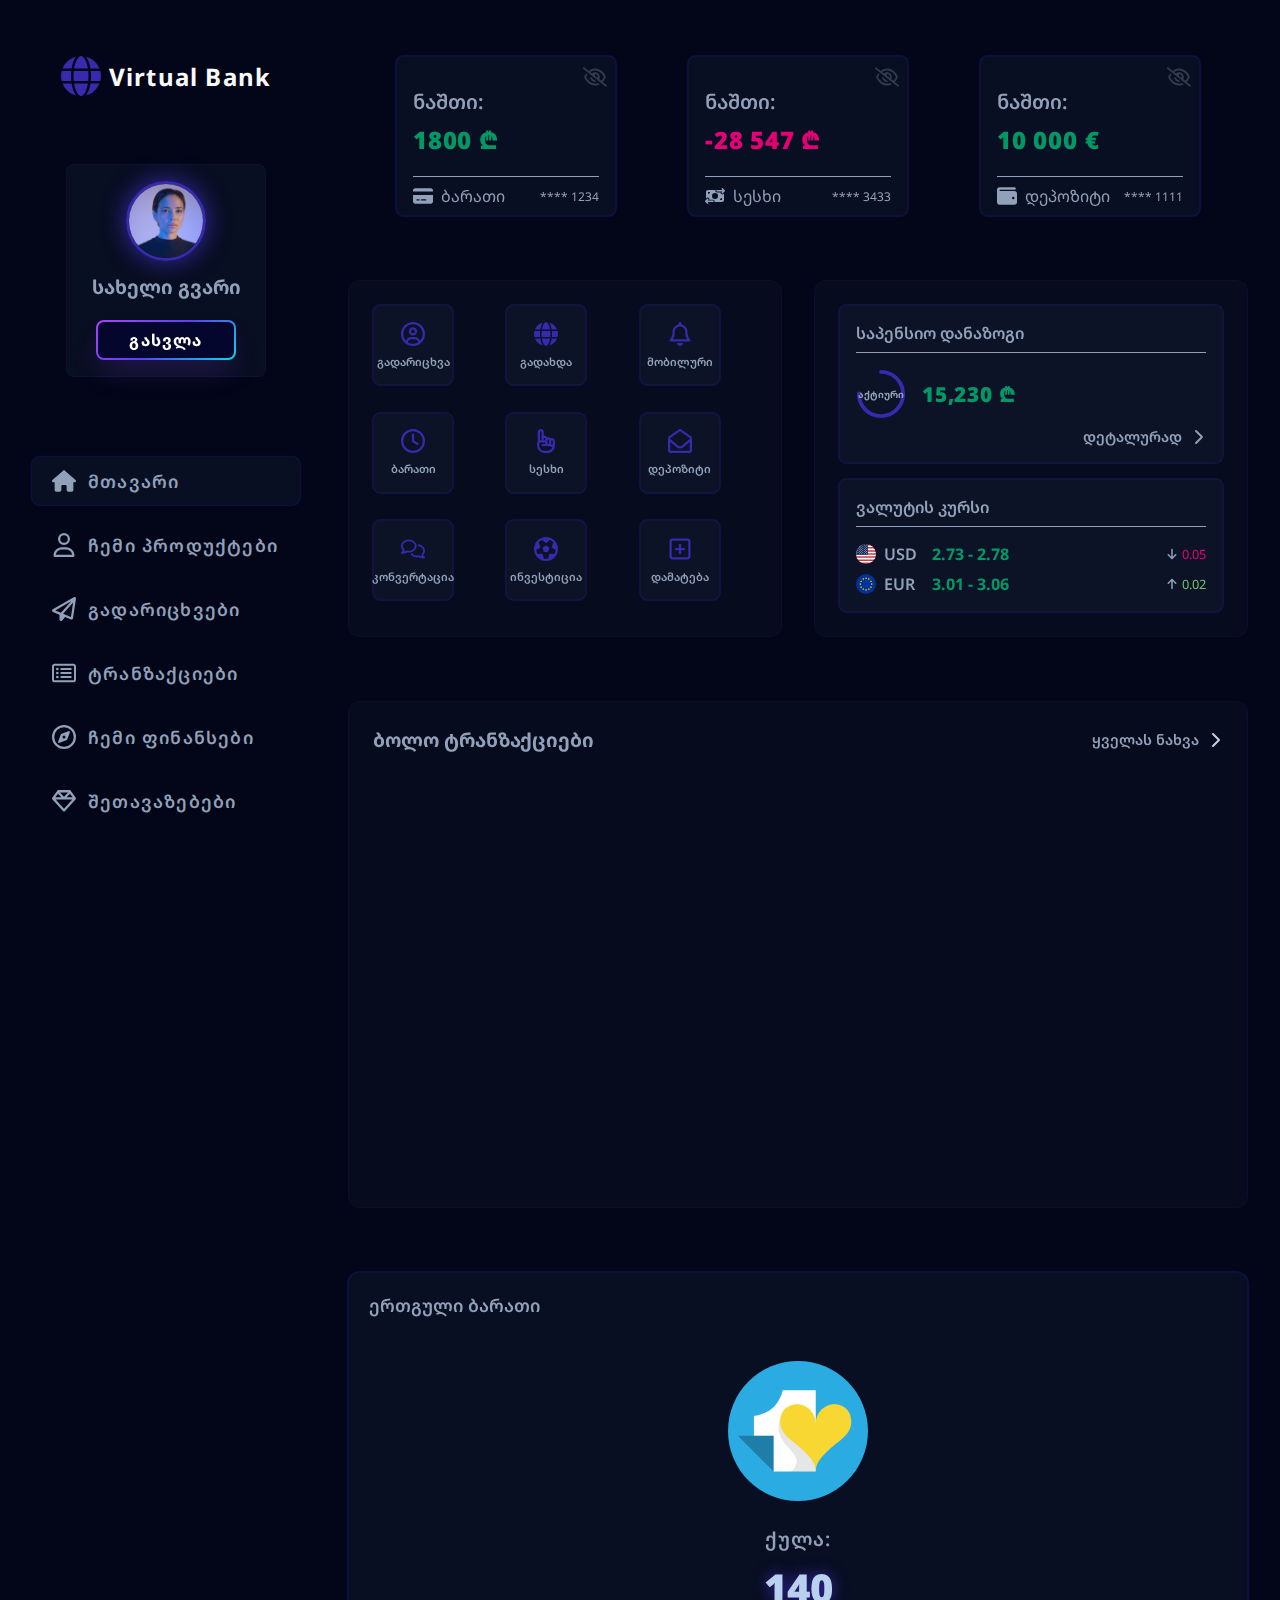
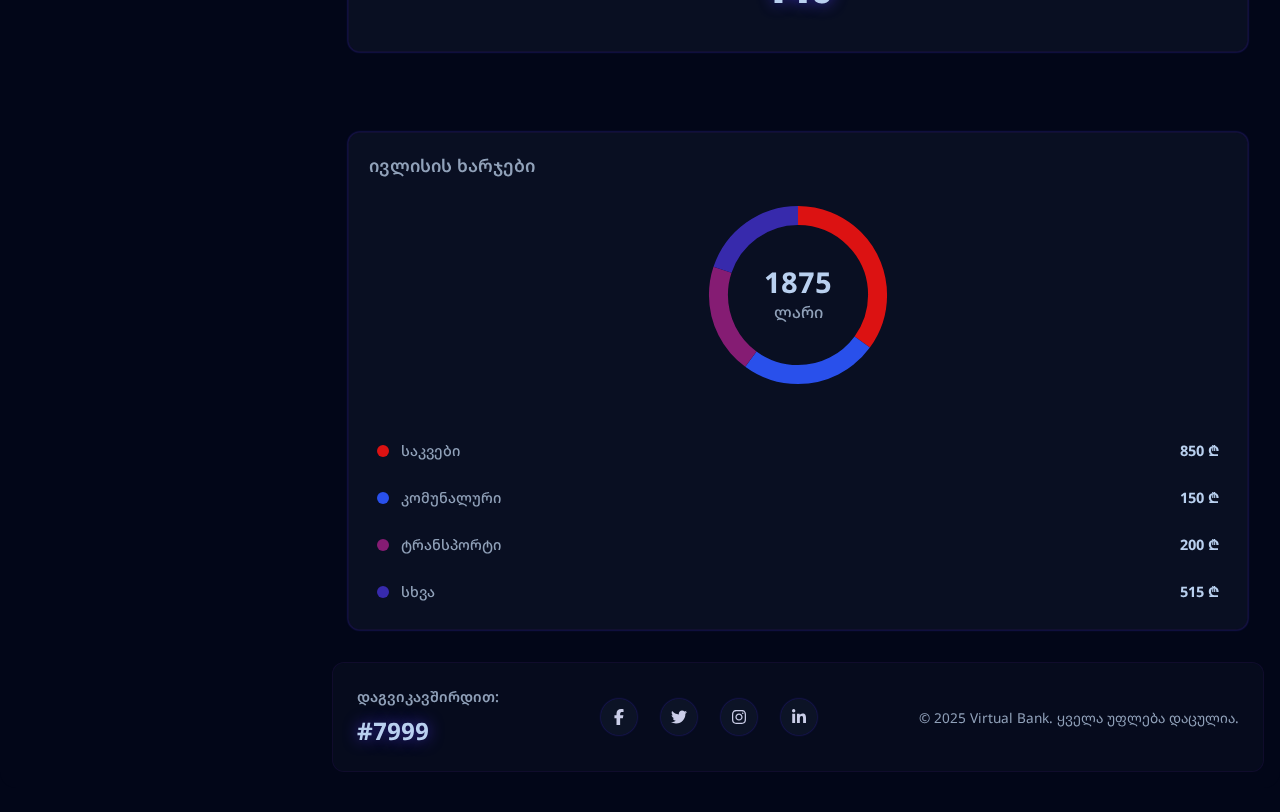
<file: index.html>
<!DOCTYPE html>
<html lang="ka">
  <head>
    <meta charset="UTF-8" />
    <meta name="viewport" content="width=device-width, initial-scale=1.0" />

    <!-- Primary SEO Meta Tags -->
    <meta
      name="description"
      content="Virtual Bank - თანამედროვე ინტერნეტ ბანკი პირადი ფინანსების მართვისთვის. გადარიცხვები, გადახდები, ტრანზაქციების ისტორია და მეტი." />
    <meta
      name="keywords"
      content="ინტერნეტ ბანკი, ონლაინ ბანკინგი, გადარიცხვები, ფინანსების მართვა, Virtual Bank, საბანკო სერვისები" />
    <meta name="author" content="Virtual Bank" />

    <!-- Open Graph / Facebook Meta Tags -->
    <meta property="og:type" content="website" />
    <meta property="og:url" content="https://virtualbank.github/" />
    <meta
      property="og:title"
      content="Virtual Bank - თქვენი ფინანსების მართვის პლატფორმა" />
    <meta
      property="og:description"
      content="თანამედროვე ინტერნეტ ბანკი პირადი ფინანსების მართვისთვის. გადარიცხვები, გადახდები, ტრანზაქციების ისტორია და მეტი." />
    <meta property="og:image" content="/assets/icons/logo.svg" />

    <!-- Twitter Meta Tags -->
    <meta name="twitter:card" content="summary_large_image" />
    <meta
      name="twitter:title"
      content="Virtual Bank - თქვენი ფინანსების მართვის პლატფორმა" />
    <meta
      name="twitter:description"
      content="თანამედროვე ინტერნეტ ბანკი პირადი ფინანსების მართვისთვის. გადარიცხვები, გადახდები, ტრანზაქციების ისტორია და მეტი." />
    <meta name="twitter:image" content="/assets/icons/logo.svg" />

    <!-- Additional SEO Tags -->
    <meta name="robots" content="index, follow" />
    <meta http-equiv="Content-Language" content="ka" />
    <link rel="canonical" href="https://virtualbank.github/" />

    <!-- Fonts -->
    <link rel="preconnect" href="https://fonts.googleapis.com" />
    <link rel="preconnect" href="https://fonts.gstatic.com" crossorigin />
    <link
      href="https://fonts.googleapis.com/css2?family=Noto+Sans+Georgian:wght@100..900&family=Roboto:ital,wght@0,100..900;1,100..900&display=swap"
      rel="stylesheet" />

    <!-- Styles -->
    <link rel="stylesheet" href="styles/styles.css" />
    <link rel="shortcut icon" href="assets/icons/eu.svg" type="image/x-icon" />

    <!-- Title -->
    <title>Virtual Bank</title>
  </head>

  <body>
    <!-- MOBILE NAVIGATION checkbox -->
    <input type="checkbox" id="mobile-nav-toggle" />
    <label for="mobile-nav-toggle" class="mobile-nav-toggle-label">
      <span></span>
    </label>
    <div class="nav-overlay"></div>

    <div class="container">
      <!-- NAVIGATION SIDEBAR -->
      <nav class="nav">
        <div class="logo flex-row">
          <img src="assets/icons/logo.svg" alt="Virtual Bank Logo" />
          <span class="logo-text">Virtual Bank</span>
        </div>

        <div class="profile flex-column">
          <img src="assets/images/user.jpg" alt="Profile Icon" />
          <h3>სახელი გვარი</h3>
          <button class="btn logout-btn">
            <span class="btn-text">გასვლა</span>
          </button>
        </div>

        <ul class="nav-list flex-column">
          <li class="nav-item active">
            <a href="index.html" class="nav-link">
              <img src="assets/icons/house-solid.svg" alt="" />
              მთავარი</a
            >
          </li>
          <li class="nav-item">
            <a href="#" class="nav-link">
              <img src="assets/icons/user-regular.svg" alt="" />
              ჩემი პროდუქტები</a
            >
          </li>
          <li class="nav-item">
            <a href="#" class="nav-link">
              <img src="assets/icons/paper-plane-regular.svg" alt="" />
              გადარიცხვები</a
            >
          </li>
          <li class="nav-item">
            <a href="pages/transactions.html" class="nav-link">
              <img src="assets/icons/rectangle-list-regular.svg" alt="" />
              ტრანზაქციები</a
            >
          </li>
          <li class="nav-item">
            <a href="#" class="nav-link">
              <img src="assets/icons/compass-regular.svg" alt="" />
              ჩემი ფინანსები</a
            >
          </li>
          <li class="nav-item">
            <a href="#" class="nav-link">
              <img src="assets/icons/gem-regular.svg" alt="" />
              შეთავაზებები</a
            >
          </li>
        </ul>
      </nav>

      <!-- MAIN CONTENT -->
      <main class="main flex-column">
        <!-- ACCOUNTS SECTION -->
        <section class="accounts flex-row">
          <div class="account-card flex-column">
            <p class="card-balance">ნაშთი:</p>
            <p class="card-amount">1800 ₾</p>
            <div class="card-type flex-row">
              <img src="assets/icons/credit-card-solid.svg" alt="Card Icon" />
              <span class="card-type-text">ბარათი</span>
              <span class="account-number">**** 1234</span>
            </div>
            <img
              src="assets/icons/eye-slash-regular.svg"
              alt="balance visibility icon"
              class="card-visibility" />
          </div>

          <div class="account-card flex-column">
            <p class="card-balance">ნაშთი:</p>
            <p class="card-amount loan">-28 547 ₾</p>
            <div class="card-type flex-row">
              <img
                src="assets/icons/money-bill-transfer-solid.svg"
                alt="Card Icon" />
              <span class="card-type-text">სესხი</span>
              <span class="account-number">**** 3433</span>
            </div>
            <img
              src="assets/icons/eye-slash-regular.svg"
              alt="balance visibility icon"
              class="card-visibility" />
          </div>

          <div class="account-card flex-column">
            <p class="card-balance">ნაშთი:</p>
            <p class="card-amount">10 000 €</p>
            <div class="card-type flex-row">
              <img src="assets/icons/wallet-solid.svg" alt="Card Icon" />
              <span class="card-type-text">დეპოზიტი</span>
              <span class="account-number">**** 1111</span>
            </div>
            <img
              src="assets/icons/eye-slash-regular.svg"
              alt="balance visibility icon"
              class="card-visibility" />
          </div>
        </section>

        <!-- UTILITIES SECTION -->
        <section class="utilities flex-row">
          <!-- FAVORITES SECTION -->
          <div class="favorites">
            <div class="speed-dial">
              <img src="assets/icons/circle-user-regular.svg" alt="Transfer" />
              <span class="speed-dial-title">გადარიცხვა</span>
            </div>
            <div class="speed-dial">
              <img src="assets/icons/logo.svg" alt="Payment" />
              <span class="speed-dial-title">გადახდა</span>
            </div>
            <div class="speed-dial">
              <img src="assets/icons/bell-regular.svg" alt="Mobile" />
              <span class="speed-dial-title">მობილური</span>
            </div>
            <div class="speed-dial">
              <img src="assets/icons/clock-regular.svg" alt="Card" />
              <span class="speed-dial-title">ბარათი</span>
            </div>
            <div class="speed-dial">
              <img src="assets/icons/hand-point-up-regular.svg" alt="Loan" />
              <span class="speed-dial-title">სესხი</span>
            </div>
            <div class="speed-dial">
              <img src="assets/icons/envelope-open-regular.svg" alt="Deposit" />
              <span class="speed-dial-title">დეპოზიტი</span>
            </div>
            <div class="speed-dial">
              <img
                src="assets/icons/comments-regular.svg"
                alt="Currency Exchange" />
              <span class="speed-dial-title">კონვერტაცია</span>
            </div>
            <div class="speed-dial">
              <img src="assets/icons/futbol-regular.svg" alt="Investments" />
              <span class="speed-dial-title">ინვესტიცია</span>
            </div>
            <div class="speed-dial">
              <img src="assets/icons/square-plus-regular.svg" alt="Add More" />
              <span class="speed-dial-title">დამატება</span>
            </div>
          </div>

          <!-- INFO CARDS SECTION -->
          <div class="add-info">
            <div class="info-card">
              <div class="info-card-title">საპენსიო დანაზოგი</div>
              <div class="info-card-content">
                <div class="pension-chart">
                  <svg viewBox="0 0 36 36" class="circular-chart">
                    <path
                      class="circle-bg"
                      d="M18 2.0845
                      a 15.9155 15.9155 0 0 1 0 31.831
                      a 15.9155 15.9155 0 0 1 0 -31.831" />
                    <path
                      class="circle"
                      stroke-dasharray="75, 100"
                      d="M18 2.0845
                      a 15.9155 15.9155 0 0 1 0 31.831
                      a 15.9155 15.9155 0 0 1 0 -31.831" />
                  </svg>
                  <span class="pension-percentage">აქტიური</span>
                </div>
                <div class="info-card-amount">15,230 ₾</div>
              </div>
              <a href="#" class="info-card-link">
                დეტალურად
                <img src="assets/icons/chevron-right-solid.svg" alt="Details" />
              </a>
            </div>

            <div class="info-card">
              <div class="info-card-title">ვალუტის კურსი</div>
              <div class="currency-rates">
                <div class="currency-rate">
                  <img
                    src="assets/icons/us.svg"
                    alt="USD"
                    class="currency-flag" />
                  <span class="currency-code">USD</span>
                  <span class="currency-value">2.73 - 2.78</span>
                  <div class="currency-change down">
                    <img src="assets/icons/arrow-down-solid.svg" alt="Down" />
                    <span>0.05</span>
                  </div>
                </div>

                <div class="currency-rate">
                  <img
                    src="assets/icons/eu.svg"
                    alt="EUR"
                    class="currency-flag" />
                  <span class="currency-code">EUR</span>
                  <span class="currency-value">3.01 - 3.06</span>
                  <div class="currency-change up">
                    <img src="assets/icons/arrow-up-solid.svg" alt="Up" />
                    <span>0.02</span>
                  </div>
                </div>
              </div>
            </div>
          </div>
        </section>

        <!-- RECENT TRANSACTIONS SECTION -->
        <section class="recent-transactions">
          <div class="section-header">
            <h2 class="section-title">ბოლო ტრანზაქციები</h2>
            <a href="pages/transactions.html" class="view-all-link">
              ყველას ნახვა
              <img src="assets/icons/chevron-right-solid.svg" alt="View All" />
            </a>
          </div>

          <div class="transactions-list">
            <div class="transaction-item">
              <div class="transaction-icon income">
                <svg
                  xmlns="http://www.w3.org/2000/svg"
                  viewBox="0 0 24 24"
                  width="24"
                  height="24">
                  <path fill="none" d="M0 0h24v24H0z" />
                  <path
                    d="M12 5v14M5 12h14"
                    fill="none"
                    stroke="currentColor"
                    stroke-width="2"
                    stroke-linecap="round" />
                </svg>
              </div>
              <div class="transaction-details">
                <div class="transaction-name">ხელფასი</div>
                <div class="transaction-date">14 ივლ, 2025</div>
              </div>
              <div class="transaction-amount income">+2,500 ₾</div>
            </div>

            <div class="transaction-item">
              <div class="transaction-icon expense">
                <svg
                  xmlns="http://www.w3.org/2000/svg"
                  viewBox="0 0 24 24"
                  width="24"
                  height="24">
                  <path fill="none" d="M0 0h24v24H0z" />
                  <path
                    d="M5 12h14"
                    fill="none"
                    stroke="currentColor"
                    stroke-width="2"
                    stroke-linecap="round" />
                </svg>
              </div>
              <div class="transaction-details">
                <div class="transaction-name">მაღაზია - კარფური</div>
                <div class="transaction-date">12 ივლ, 2025</div>
              </div>
              <div class="transaction-amount expense">-185.45 ₾</div>
            </div>

            <div class="transaction-item">
              <div class="transaction-icon expense">
                <svg
                  xmlns="http://www.w3.org/2000/svg"
                  viewBox="0 0 24 24"
                  width="24"
                  height="24">
                  <path fill="none" d="M0 0h24v24H0z" />
                  <path
                    d="M5 12h14"
                    fill="none"
                    stroke="currentColor"
                    stroke-width="2"
                    stroke-linecap="round" />
                </svg>
              </div>
              <div class="transaction-details">
                <div class="transaction-name">რესტორანი</div>
                <div class="transaction-date">10 ივლ, 2025</div>
              </div>
              <div class="transaction-amount expense">-276.20 ₾</div>
            </div>

            <div class="transaction-item">
              <div class="transaction-icon income">
                <svg
                  xmlns="http://www.w3.org/2000/svg"
                  viewBox="0 0 24 24"
                  width="24"
                  height="24">
                  <path fill="none" d="M0 0h24v24H0z" />
                  <path
                    d="M12 5v14M5 12h14"
                    fill="none"
                    stroke="currentColor"
                    stroke-width="2"
                    stroke-linecap="round" />
                </svg>
              </div>
              <div class="transaction-details">
                <div class="transaction-name">გადმორიცხვა - პირადი</div>
                <div class="transaction-date">8 ივლ, 2025</div>
              </div>
              <div class="transaction-amount income">+150 ₾</div>
            </div>

            <div class="transaction-item">
              <div class="transaction-icon expense">
                <svg
                  xmlns="http://www.w3.org/2000/svg"
                  viewBox="0 0 24 24"
                  width="24"
                  height="24">
                  <path fill="none" d="M0 0h24v24H0z" />
                  <path
                    d="M5 12h14"
                    fill="none"
                    stroke="currentColor"
                    stroke-width="2"
                    stroke-linecap="round" />
                </svg>
              </div>
              <div class="transaction-details">
                <div class="transaction-name">კომუნალური - ელექტროენერგია</div>
                <div class="transaction-date">5 ივლ, 2025</div>
              </div>
              <div class="transaction-amount expense">-57.80 ₾</div>
            </div>
          </div>
        </section>
      </main>

      <!-- SIDEBAR -->
      <aside class="sidebar flex-column">
        <!-- BONUS POINTS SECTION -->
        <section class="bonus">
          <div class="chart-card">
            <h3 class="chart-title">ერთგული ბარათი</h3>
            <div class="chart-content">
              <div class="bonus-content">
                <div class="bonus-icon">
                  <img
                    src="assets/images/smart-club-new.svg"
                    alt="Bonus Icon" />
                </div>
                <div class="bonus-info">
                  <div class="bonus-label">ქულა:</div>
                  <div class="bonus-value">140</div>
                </div>
              </div>
            </div>
          </div>
        </section>

        <!-- CHARTS SECTION -->
        <section class="charts">
          <div class="chart-card">
            <h3 class="chart-title">ივლისის ხარჯები</h3>
            <div class="chart-content">
              <div class="donut-chart-container">
                <svg viewBox="0 0 36 36" class="donut-chart">
                  <circle
                    cx="18"
                    cy="18"
                    r="15.9155"
                    fill="none"
                    stroke="oklch(20.841% 0.04169 266.371)"
                    stroke-width="0.8"
                    class="donut-ring" />

                  <circle
                    class="donut-segment"
                    cx="18"
                    cy="18"
                    r="15.9155"
                    fill="none"
                    stroke-width="3.8"
                    stroke="oklch(56.658% 0.22552 28.561)"
                    stroke-dasharray="35 65"
                    stroke-dashoffset="0" />

                  <circle
                    class="donut-segment"
                    cx="18"
                    cy="18"
                    r="15.9155"
                    fill="none"
                    stroke-width="3.8"
                    stroke="oklch(51.296% 0.23595 266.323)"
                    stroke-dasharray="25 75"
                    stroke-dashoffset="-35" />

                  <circle
                    class="donut-segment"
                    cx="18"
                    cy="18"
                    r="15.9155"
                    fill="none"
                    stroke-width="3.8"
                    stroke="oklch(43.547% 0.16764 336.172)"
                    stroke-dasharray="20 80"
                    stroke-dashoffset="-60" />

                  <circle
                    class="donut-segment"
                    cx="18"
                    cy="18"
                    r="15.9155"
                    fill="none"
                    stroke-width="3.8"
                    stroke="oklch(39.8% 0.195 277.366)"
                    stroke-dasharray="20 80"
                    stroke-dashoffset="-80" />
                </svg>

                <div class="donut-center">
                  <div class="donut-total">1875</div>
                  <div class="donut-currency">ლარი</div>
                </div>
              </div>

              <div class="chart-legend">
                <div class="legend-item">
                  <div class="legend-color legend-color-food"></div>
                  <div class="legend-text">საკვები</div>
                  <div class="legend-value">850 ₾</div>
                </div>
                <div class="legend-item">
                  <div class="legend-color legend-color-utilities"></div>
                  <div class="legend-text">კომუნალური</div>
                  <div class="legend-value">150 ₾</div>
                </div>
                <div class="legend-item">
                  <div class="legend-color legend-color-transport"></div>
                  <div class="legend-text">ტრანსპორტი</div>
                  <div class="legend-value">200 ₾</div>
                </div>
                <div class="legend-item">
                  <div class="legend-color legend-color-other"></div>
                  <div class="legend-text">სხვა</div>
                  <div class="legend-value">515 ₾</div>
                </div>
              </div>
            </div>
          </div>
        </section>
      </aside>

      <!-- FOOTER -->
      <footer class="footer">
        <div class="footer-content">
          <div class="footer-contact">
            <p class="footer-title">დაგვიკავშირდით:</p>
            <a href="tel:#7999" class="footer-phone">#7999</a>
          </div>
          <div class="footer-social">
            <a href="#" class="social-icon">
              <img src="assets/icons/facebook-f-brands.svg" alt="Facebook" />
            </a>
            <a href="#" class="social-icon">
              <img src="assets/icons/twitter-brands.svg" alt="Twitter" />
            </a>
            <a href="#" class="social-icon">
              <img src="assets/icons/instagram-brands.svg" alt="Instagram" />
            </a>
            <a href="#" class="social-icon">
              <img src="assets/icons/linkedin-in-brands.svg" alt="LinkedIn" />
            </a>
          </div>
          <div class="footer-copyright">
            <p>&copy; 2025 Virtual Bank. ყველა უფლება დაცულია.</p>
          </div>
        </div>
      </footer>
    </div>
  </body>
</html>
</file>
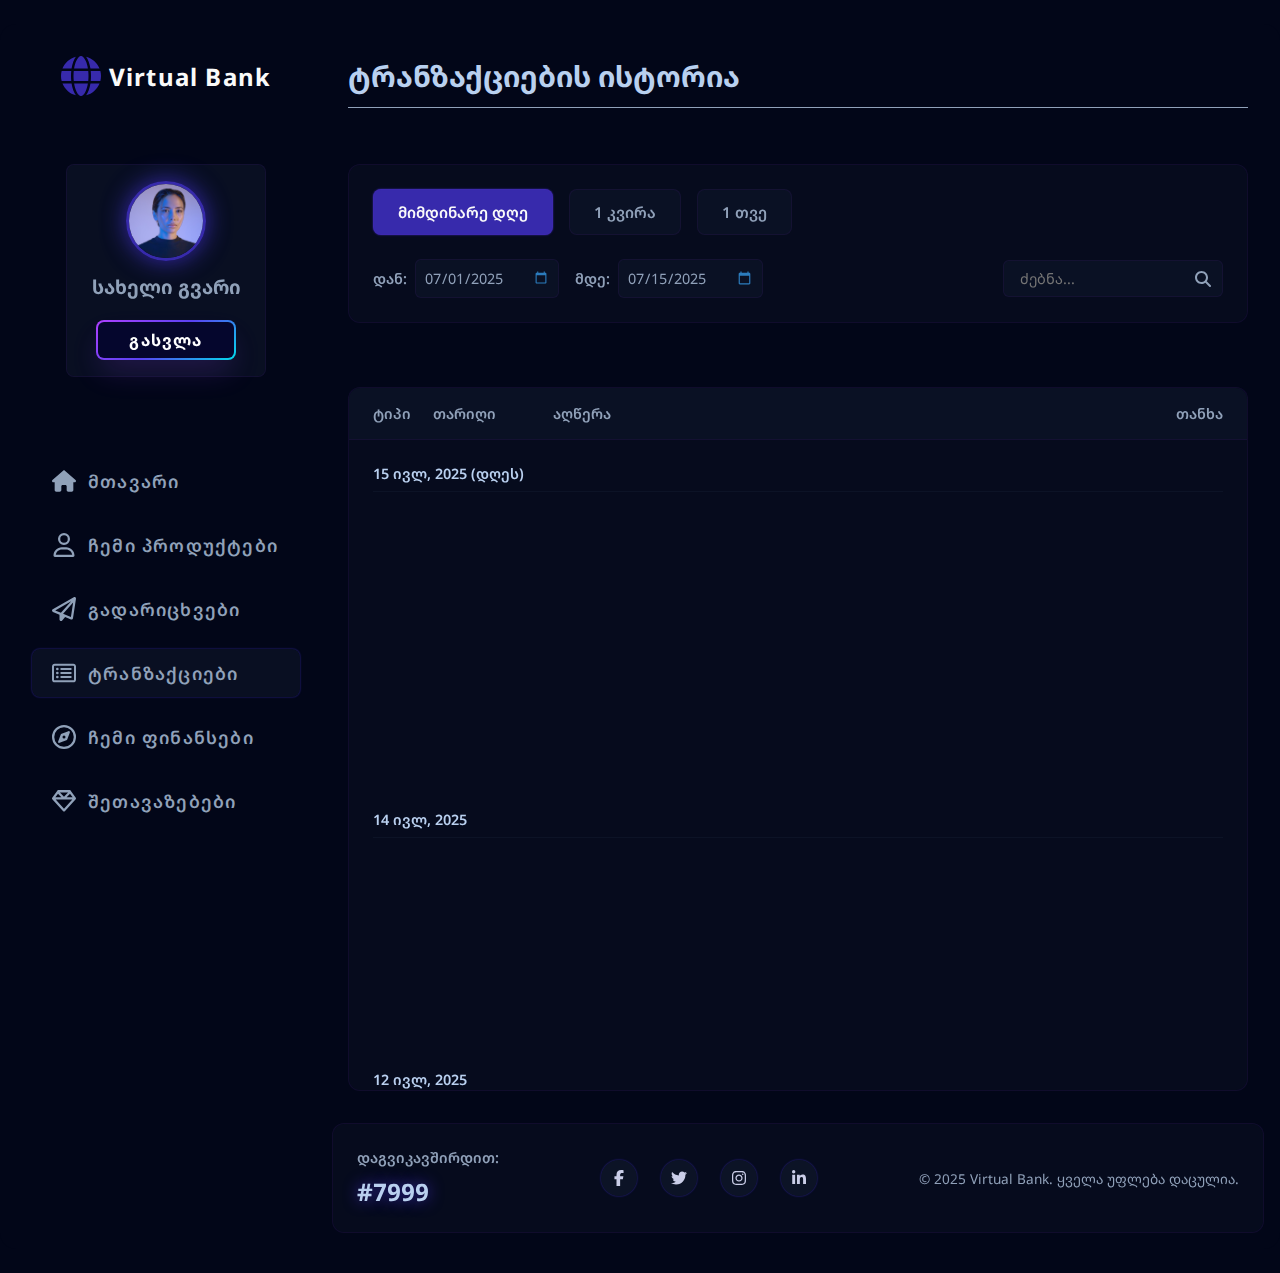
<file: pages/transactions.html>
<!DOCTYPE html>
<html lang="ka">
  <head>
    <meta charset="UTF-8" />
    <meta name="viewport" content="width=device-width, initial-scale=1.0" />
    <link rel="preconnect" href="https://fonts.googleapis.com" />
    <link rel="preconnect" href="https://fonts.gstatic.com" crossorigin />
    <link
      href="https://fonts.googleapis.com/css2?family=Noto+Sans+Georgian:wght@100..900&family=Roboto:ital,wght@0,100..900;1,100..900&display=swap"
      rel="stylesheet" />
    <link rel="stylesheet" href="../styles/styles.css" />
    <link rel="stylesheet" href="../styles/transactions.css" />
    <link rel="icon" href="../assets/icons/logo.svg" type="image/svg" />
    <title>ტრანზაქციები - Virtual Bank</title>
  </head>
  <body>
    <!-- MOBILE NAVIGATION ELEMENTS -->
    <input type="checkbox" id="mobile-nav-toggle" />
    <label for="mobile-nav-toggle" class="mobile-nav-toggle-label">
      <span></span>
    </label>
    <div class="nav-overlay"></div>

    <div class="container transactions-container-layout">
      <!-- NAVIGATION SIDEBAR -->
      <nav class="nav">
        <div class="logo flex-row">
          <img src="../assets/icons/logo.svg" alt="Virtual Bank Logo" />
          <span class="logo-text">Virtual Bank</span>
        </div>

        <div class="profile flex-column">
          <img src="../assets/images/user.jpg" alt="Profile Icon" />
          <h3>სახელი გვარი</h3>
          <button class="btn logout-btn">
            <span class="btn-text">გასვლა</span>
          </button>
        </div>

        <ul class="nav-list flex-column">
          <li class="nav-item">
            <a href="../index.html" class="nav-link">
              <img src="../assets/icons/house-solid.svg" alt="" />
              მთავარი</a
            >
          </li>
          <li class="nav-item">
            <a href="#" class="nav-link">
              <img src="../assets/icons/user-regular.svg" alt="" />
              ჩემი პროდუქტები</a
            >
          </li>
          <li class="nav-item">
            <a href="#" class="nav-link">
              <img src="../assets/icons/paper-plane-regular.svg" alt="" />
              გადარიცხვები</a
            >
          </li>
          <li class="nav-item active">
            <a href="transactions.html" class="nav-link">
              <img src="../assets/icons/rectangle-list-regular.svg" alt="" />
              ტრანზაქციები</a
            >
          </li>
          <li class="nav-item">
            <a href="#" class="nav-link">
              <img src="../assets/icons/compass-regular.svg" alt="" />
              ჩემი ფინანსები</a
            >
          </li>
          <li class="nav-item">
            <a href="#" class="nav-link">
              <img src="../assets/icons/gem-regular.svg" alt="" />
              შეთავაზებები</a
            >
          </li>
        </ul>
      </nav>

      <!-- MAIN CONTENT -->
      <main class="main transactions-page flex-column">
        <h1 class="page-title">ტრანზაქციების ისტორია</h1>

        <!-- FILTER SECTION -->
        <div class="transactions-filter">
          <div class="filter-buttons">
            <button class="filter-btn active">მიმდინარე დღე</button>
            <button class="filter-btn">1 კვირა</button>
            <button class="filter-btn">1 თვე</button>
          </div>

          <div class="date-filter">
            <div class="date-range">
              <div class="date-input-group">
                <label for="date-from">დან:</label>
                <input
                  type="date"
                  id="date-from"
                  class="date-input"
                  value="2025-07-01" />
              </div>
              <div class="date-input-group">
                <label for="date-to">მდე:</label>
                <input
                  type="date"
                  id="date-to"
                  class="date-input"
                  value="2025-07-15" />
              </div>
            </div>

            <div class="search-filter">
              <input type="text" placeholder="ძებნა..." class="search-input" />
              <button class="search-btn">
                <img
                  src="../assets/icons/magnifying-glass-solid.svg"
                  alt="Search" />
              </button>
            </div>
          </div>
        </div>

        <!-- TRANSACTIONS LIST -->
        <div class="transactions-container">
          <div class="transactions-header">
            <div class="transaction-col">ტიპი</div>
            <div class="transaction-col">თარიღი</div>
            <div class="transaction-col">აღწერა</div>
            <div class="transaction-col">თანხა</div>
          </div>

          <div class="transactions-list full-history">
            <div class="transaction-date-group">
              <div class="date-group-header">15 ივლ, 2025 (დღეს)</div>

              <div class="transaction-item">
                <div class="transaction-icon income">
                  <svg
                    xmlns="http://www.w3.org/2000/svg"
                    viewBox="0 0 24 24"
                    width="24"
                    height="24">
                    <path fill="none" d="M0 0h24v24H0z" />
                    <path
                      d="M12 5v14M5 12h14"
                      fill="none"
                      stroke="currentColor"
                      stroke-width="2"
                      stroke-linecap="round" />
                  </svg>
                </div>
                <div class="transaction-date">15 ივლ, 14:32</div>
                <div class="transaction-details">
                  <div class="transaction-name">ხელფასი</div>
                  <div class="transaction-meta">
                    თიბისი ბანკი | ანგარიში **** 1234
                  </div>
                </div>
                <div class="transaction-amount income">+2,500 ₾</div>
              </div>

              <div class="transaction-item">
                <div class="transaction-icon expense">
                  <svg
                    xmlns="http://www.w3.org/2000/svg"
                    viewBox="0 0 24 24"
                    width="24"
                    height="24">
                    <path fill="none" d="M0 0h24v24H0z" />
                    <path
                      d="M5 12h14"
                      fill="none"
                      stroke="currentColor"
                      stroke-width="2"
                      stroke-linecap="round" />
                  </svg>
                </div>
                <div class="transaction-date">15 ივლ, 11:21</div>
                <div class="transaction-details">
                  <div class="transaction-name">კაფე - ენტრე</div>
                  <div class="transaction-meta">VISA | ბარათი **** 5678</div>
                </div>
                <div class="transaction-amount expense">-32.50 ₾</div>
              </div>

              <div class="transaction-item">
                <div class="transaction-icon expense">
                  <svg
                    xmlns="http://www.w3.org/2000/svg"
                    viewBox="0 0 24 24"
                    width="24"
                    height="24">
                    <path fill="none" d="M0 0h24v24H0z" />
                    <path
                      d="M5 12h14"
                      fill="none"
                      stroke="currentColor"
                      stroke-width="2"
                      stroke-linecap="round" />
                  </svg>
                </div>
                <div class="transaction-date">15 ივლ, 09:15</div>
                <div class="transaction-details">
                  <div class="transaction-name">საწვავი - გალფი</div>
                  <div class="transaction-meta">
                    MasterCard | ბარათი **** 9012
                  </div>
                </div>
                <div class="transaction-amount expense">-85.00 ₾</div>
              </div>
            </div>

            <div class="transaction-date-group">
              <div class="date-group-header">14 ივლ, 2025</div>

              <div class="transaction-item">
                <div class="transaction-icon expense">
                  <svg
                    xmlns="http://www.w3.org/2000/svg"
                    viewBox="0 0 24 24"
                    width="24"
                    height="24">
                    <path fill="none" d="M0 0h24v24H0z" />
                    <path
                      d="M5 12h14"
                      fill="none"
                      stroke="currentColor"
                      stroke-width="2"
                      stroke-linecap="round" />
                  </svg>
                </div>
                <div class="transaction-date">14 ივლ, 18:44</div>
                <div class="transaction-details">
                  <div class="transaction-name">მაღაზია - კარფური</div>
                  <div class="transaction-meta">VISA | ბარათი **** 5678</div>
                </div>
                <div class="transaction-amount expense">-185.45 ₾</div>
              </div>

              <div class="transaction-item">
                <div class="transaction-icon expense">
                  <svg
                    xmlns="http://www.w3.org/2000/svg"
                    viewBox="0 0 24 24"
                    width="24"
                    height="24">
                    <path fill="none" d="M0 0h24v24H0z" />
                    <path
                      d="M5 12h14"
                      fill="none"
                      stroke="currentColor"
                      stroke-width="2"
                      stroke-linecap="round" />
                  </svg>
                </div>
                <div class="transaction-date">14 ივლ, 12:30</div>
                <div class="transaction-details">
                  <div class="transaction-name">კომუნალური - წყალი</div>
                  <div class="transaction-meta">
                    ავტომატური გადახდა | ანგარიში **** 1234
                  </div>
                </div>
                <div class="transaction-amount expense">-45.20 ₾</div>
              </div>
            </div>

            <div class="transaction-date-group">
              <div class="date-group-header">12 ივლ, 2025</div>

              <div class="transaction-item">
                <div class="transaction-icon income">
                  <svg
                    xmlns="http://www.w3.org/2000/svg"
                    viewBox="0 0 24 24"
                    width="24"
                    height="24">
                    <path fill="none" d="M0 0h24v24H0z" />
                    <path
                      d="M12 5v14M5 12h14"
                      fill="none"
                      stroke="currentColor"
                      stroke-width="2"
                      stroke-linecap="round" />
                  </svg>
                </div>
                <div class="transaction-date">12 ივლ, 16:05</div>
                <div class="transaction-details">
                  <div class="transaction-name">
                    გადმორიცხვა - დავით გიორგაძე
                  </div>
                  <div class="transaction-meta">
                    P2P გადმორიცხვა | ანგარიში **** 1234
                  </div>
                </div>
                <div class="transaction-amount income">+350.00 ₾</div>
              </div>

              <div class="transaction-item">
                <div class="transaction-icon expense">
                  <svg
                    xmlns="http://www.w3.org/2000/svg"
                    viewBox="0 0 24 24"
                    width="24"
                    height="24">
                    <path fill="none" d="M0 0h24v24H0z" />
                    <path
                      d="M5 12h14"
                      fill="none"
                      stroke="currentColor"
                      stroke-width="2"
                      stroke-linecap="round" />
                  </svg>
                </div>
                <div class="transaction-date">12 ივლ, 11:32</div>
                <div class="transaction-details">
                  <div class="transaction-name">რესტორანი - შემოიხედე</div>
                  <div class="transaction-meta">VISA | ბარათი **** 5678</div>
                </div>
                <div class="transaction-amount expense">-120.80 ₾</div>
              </div>
            </div>

            <div class="transaction-date-group">
              <div class="date-group-header">10 ივლ, 2025</div>

              <div class="transaction-item">
                <div class="transaction-icon expense">
                  <svg
                    xmlns="http://www.w3.org/2000/svg"
                    viewBox="0 0 24 24"
                    width="24"
                    height="24">
                    <path fill="none" d="M0 0h24v24H0z" />
                    <path
                      d="M5 12h14"
                      fill="none"
                      stroke="currentColor"
                      stroke-width="2"
                      stroke-linecap="round" />
                  </svg>
                </div>
                <div class="transaction-date">10 ივლ, 19:45</div>
                <div class="transaction-details">
                  <div class="transaction-name">კინოთეატრი - კავეა</div>
                  <div class="transaction-meta">
                    MasterCard | ბარათი **** 9012
                  </div>
                </div>
                <div class="transaction-amount expense">-35.00 ₾</div>
              </div>

              <div class="transaction-item">
                <div class="transaction-icon expense">
                  <svg
                    xmlns="http://www.w3.org/2000/svg"
                    viewBox="0 0 24 24"
                    width="24"
                    height="24">
                    <path fill="none" d="M0 0h24v24H0z" />
                    <path
                      d="M5 12h14"
                      fill="none"
                      stroke="currentColor"
                      stroke-width="2"
                      stroke-linecap="round" />
                  </svg>
                </div>
                <div class="transaction-date">10 ივლ, 14:22</div>
                <div class="transaction-details">
                  <div class="transaction-name">ინტერნეტი - მაგთი</div>
                  <div class="transaction-meta">
                    ავტომატური გადახდა | ანგარიში **** 1234
                  </div>
                </div>
                <div class="transaction-amount expense">-75.00 ₾</div>
              </div>

              <div class="transaction-item">
                <div class="transaction-icon expense">
                  <svg
                    xmlns="http://www.w3.org/2000/svg"
                    viewBox="0 0 24 24"
                    width="24"
                    height="24">
                    <path fill="none" d="M0 0h24v24H0z" />
                    <path
                      d="M5 12h14"
                      fill="none"
                      stroke="currentColor"
                      stroke-width="2"
                      stroke-linecap="round" />
                  </svg>
                </div>
                <div class="transaction-date">10 ივლ, 09:17</div>
                <div class="transaction-details">
                  <div class="transaction-name">აფთიაქი - ავერსი</div>
                  <div class="transaction-meta">VISA | ბარათი **** 5678</div>
                </div>
                <div class="transaction-amount expense">-48.75 ₾</div>
              </div>
            </div>

            <div class="transaction-date-group">
              <div class="date-group-header">8 ივლ, 2025</div>

              <div class="transaction-item">
                <div class="transaction-icon income">
                  <svg
                    xmlns="http://www.w3.org/2000/svg"
                    viewBox="0 0 24 24"
                    width="24"
                    height="24">
                    <path fill="none" d="M0 0h24v24H0z" />
                    <path
                      d="M12 5v14M5 12h14"
                      fill="none"
                      stroke="currentColor"
                      stroke-width="2"
                      stroke-linecap="round" />
                  </svg>
                </div>
                <div class="transaction-date">8 ივლ, 10:08</div>
                <div class="transaction-details">
                  <div class="transaction-name">გადმორიცხვა - პირადი</div>
                  <div class="transaction-meta">
                    საერთაშორისო გადმორიცხვა | ანგარიში **** 1234
                  </div>
                </div>
                <div class="transaction-amount income">+150.00 ₾</div>
              </div>
            </div>

            <div class="transaction-date-group">
              <div class="date-group-header">5 ივლ, 2025</div>

              <div class="transaction-item">
                <div class="transaction-icon expense">
                  <svg
                    xmlns="http://www.w3.org/2000/svg"
                    viewBox="0 0 24 24"
                    width="24"
                    height="24">
                    <path fill="none" d="M0 0h24v24H0z" />
                    <path
                      d="M5 12h14"
                      fill="none"
                      stroke="currentColor"
                      stroke-width="2"
                      stroke-linecap="round" />
                  </svg>
                </div>
                <div class="transaction-date">5 ივლ, 16:40</div>
                <div class="transaction-details">
                  <div class="transaction-name">
                    კომუნალური - ელექტროენერგია
                  </div>
                  <div class="transaction-meta">
                    ავტომატური გადახდა | ანგარიში **** 1234
                  </div>
                </div>
                <div class="transaction-amount expense">-57.80 ₾</div>
              </div>

              <div class="transaction-item">
                <div class="transaction-icon expense">
                  <svg
                    xmlns="http://www.w3.org/2000/svg"
                    viewBox="0 0 24 24"
                    width="24"
                    height="24">
                    <path fill="none" d="M0 0h24v24H0z" />
                    <path
                      d="M5 12h14"
                      fill="none"
                      stroke="currentColor"
                      stroke-width="2"
                      stroke-linecap="round" />
                  </svg>
                </div>
                <div class="transaction-date">5 ივლ, 12:15</div>
                <div class="transaction-details">
                  <div class="transaction-name">მობილური - მაგთი</div>
                  <div class="transaction-meta">
                    ავტომატური გადახდა | ანგარიში **** 1234
                  </div>
                </div>
                <div class="transaction-amount expense">-25.00 ₾</div>
              </div>

              <div class="transaction-item">
                <div class="transaction-icon income">
                  <svg
                    xmlns="http://www.w3.org/2000/svg"
                    viewBox="0 0 24 24"
                    width="24"
                    height="24">
                    <path fill="none" d="M0 0h24v24H0z" />
                    <path
                      d="M12 5v14M5 12h14"
                      fill="none"
                      stroke="currentColor"
                      stroke-width="2"
                      stroke-linecap="round" />
                  </svg>
                </div>
                <div class="transaction-date">5 ივლ, 09:30</div>
                <div class="transaction-details">
                  <div class="transaction-name">კეშბექი</div>
                  <div class="transaction-meta">
                    ბონუს პროგრამა | ბარათი **** 5678
                  </div>
                </div>
                <div class="transaction-amount income">+24.50 ₾</div>
              </div>
            </div>

            <div class="transaction-date-group">
              <div class="date-group-header">1 ივლ, 2025</div>

              <div class="transaction-item">
                <div class="transaction-icon expense">
                  <svg
                    xmlns="http://www.w3.org/2000/svg"
                    viewBox="0 0 24 24"
                    width="24"
                    height="24">
                    <path fill="none" d="M0 0h24v24H0z" />
                    <path
                      d="M5 12h14"
                      fill="none"
                      stroke="currentColor"
                      stroke-width="2"
                      stroke-linecap="round" />
                  </svg>
                </div>
                <div class="transaction-date">1 ივლ, 11:20</div>
                <div class="transaction-details">
                  <div class="transaction-name">სესხი - შენატანი</div>
                  <div class="transaction-meta">
                    ავტომატური გადახდა | სესხი **** 3433
                  </div>
                </div>
                <div class="transaction-amount expense">-750.00 ₾</div>
              </div>

              <div class="transaction-item">
                <div class="transaction-icon income">
                  <svg
                    xmlns="http://www.w3.org/2000/svg"
                    viewBox="0 0 24 24"
                    width="24"
                    height="24">
                    <path fill="none" d="M0 0h24v24H0z" />
                    <path
                      d="M12 5v14M5 12h14"
                      fill="none"
                      stroke="currentColor"
                      stroke-width="2"
                      stroke-linecap="round" />
                  </svg>
                </div>
                <div class="transaction-date">1 ივლ, 09:00</div>
                <div class="transaction-details">
                  <div class="transaction-name">ხელფასი</div>
                  <div class="transaction-meta">
                    თიბისი ბანკი | ანგარიში **** 1234
                  </div>
                </div>
                <div class="transaction-amount income">+2,500 ₾</div>
              </div>
            </div>
          </div>
        </div>
      </main>

      <!-- FOOTER -->
      <footer class="footer">
        <div class="footer-content">
          <div class="footer-contact">
            <p class="footer-title">დაგვიკავშირდით:</p>
            <a href="tel:#7999" class="footer-phone">#7999</a>
          </div>
          <div class="footer-social">
            <a href="#" class="social-icon">
              <img src="../assets/icons/facebook-f-brands.svg" alt="Facebook" />
            </a>
            <a href="#" class="social-icon">
              <img src="../assets/icons/twitter-brands.svg" alt="Twitter" />
            </a>
            <a href="#" class="social-icon">
              <img src="../assets/icons/instagram-brands.svg" alt="Instagram" />
            </a>
            <a href="#" class="social-icon">
              <img
                src="../assets/icons/linkedin-in-brands.svg"
                alt="LinkedIn" />
            </a>
          </div>
          <div class="footer-copyright">
            <p>&copy; 2025 Virtual Bank. ყველა უფლება დაცულია.</p>
          </div>
        </div>
      </footer>
    </div>
  </body>
</html>
</file>
<file: styles/styles.css>
/* #region VARIABLES */
:root {
  /* Essential colors */
  --color-text-primary: oklch(70.4% 0.04 256.788);
  --color-text-secondary: oklch(85% 0.05 256.788);
  --color-white: oklch(98.5% 0 0);
  --color-background: oklch(12.9% 0.042 264.695);
  --color-accent: oklch(39.8% 0.195 277.366);

  /* Background colors */
  --color-surface-light: oklch(20.841% 0.04169 266.371 / 0.3);
  --color-surface-medium: oklch(20.841% 0.04169 266.371 / 0.5);
  --color-surface-dark: oklch(20.841% 0.04169 266.371 / 0.7);

  /* Semantic colors */
  --color-positive: oklch(75% 0.15 142.5);
  --color-negative: oklch(59.2% 0.249 0.584);
  --color-amount: oklch(59.6% 0.145 163.225);

  /* Common styles */
  --border-radius-sm: 6px;
  --border-radius-md: 8px;
  --border-radius-lg: 12px;
  --border-thin: 1px solid rgba(138, 43, 226, 0.08);
  --glass-blur: blur(10px);

  /* Shadows */
  --shadow-sm: 0 0 2px var(--color-accent);
  --shadow-md: 0 0 15px var(--color-accent);
  --shadow-lg: 0 0 25px var(--color-accent);

  /* Transitions */
  --transition-default: all 0.3s ease;
}
/* #endregion VARIABLES */

/* #region GENERAL */
*,
*:after,
*:before {
  box-sizing: border-box;
  margin: 0;
  padding: 0;
}

body {
  min-height: 100vh;
  background-color: var(--color-background);
  font-family: "Noto Sans Georgian", serif;
}

ul {
  list-style: none;
}

a {
  text-decoration: none;
}

button {
  cursor: pointer;
}

label,
input,
select,
option,
button {
  font: inherit;
}

img {
  width: 100%;
  height: auto;
}
/* #endregion GENERAL */

/* #region UTILITY CLASSES */
.container {
  width: 100%;
  max-width: 1400px;
  display: grid;
  grid-template-columns: 300px 1fr 300px;
  grid-template-rows: 1fr 100px;
  grid-template-areas:
    "nav main sidebar"
    "nav footer footer";
  gap: 1rem;
  margin: 1.5rem auto;
  padding: 1rem;
  border-radius: 1rem;
  background-color: var(--color-background);
}

.flex-column {
  display: flex;
  flex-direction: column;
  align-items: center;
  justify-content: center;
}

.flex-row {
  display: flex;
  align-items: center;
  justify-content: center;
}

.btn {
  display: flex;
  align-items: center;
  justify-content: center;
  border: 0;
  border-radius: var(--border-radius-md);
  color: #ffffff;
  font-size: 16px;
  font-weight: 700;
  letter-spacing: 0.075rem;
  line-height: 1em;
  max-width: 100%;
  min-width: 140px;
  padding: 2px;
  text-decoration: none;
  user-select: none;
  -webkit-user-select: none;
  touch-action: manipulation;
  white-space: nowrap;
  cursor: pointer;
  transition: var(--transition-default);
}

.btn:active,
.btn:hover {
  outline: 0;
}

.btn span {
  background-color: rgb(5, 6, 45);
  padding: 10px 20px;
  border-radius: var(--border-radius-sm);
  width: 100%;
  height: 100%;
  transition: 300ms;
}

.btn:hover span {
  background: none;
}

.btn:active {
  transform: scale(0.9);
}
/* #endregion UTILITY CLASSES */

/* #region NAVIGATION */
.nav {
  display: grid;
  grid-template-columns: 1fr;
  grid-template-rows: 60px min-content 1fr 50px;
  gap: 3rem;
  grid-area: nav;
  justify-items: center;
  align-items: start;
  padding: 1rem;
}

.logo img {
  width: 40px;
  height: 40px;
  margin-right: 0.5rem;
}

.logo-text {
  font-size: 1.5rem;
  font-weight: 700;
  letter-spacing: 0.075rem;
  color: var(--color-white);
}

.profile {
  width: min(200px, 100%);
  text-align: center;
  padding: 1rem;
  gap: 0.25rem;
  background: var(--color-surface-medium);
  border: 1px solid oklch(53.376% 0.25041 301.374 / 0.08);
  border-radius: var(--border-radius-md);
  backdrop-filter: var(--glass-blur);
}

.profile img {
  width: 80px;
  height: 80px;
  border-radius: 50%;
  object-fit: cover;
  border: 3px solid var(--color-accent);
  box-shadow: var(--shadow-lg);
  aspect-ratio: 1/1;
}

.profile h3 {
  margin-top: 0.5rem;
  font-size: 1.2rem;
  color: var(--color-text-primary);
}

.logout-btn {
  margin-top: 1rem;
  box-shadow: rgba(151, 65, 252, 0.2) 0 15px 30px -5px;
  background-image: linear-gradient(144deg, #af40ff, #5b42f3 50%, #00ddeb);
}

.nav-list {
  width: 100%;
  margin: 2rem 0;
  gap: 1rem;
}

.nav-item {
  width: 100%;
  border-radius: var(--border-radius-md);
  padding: 0.75rem 1.25rem;
  transition: var(--transition-default);
}

.nav-item:hover {
  background: var(--color-surface-medium);
  box-shadow: var(--shadow-sm);
  scale: 1.02;
}

.nav-item.active {
  background: var(--color-surface-medium);
  box-shadow: var(--shadow-sm);
}

.nav-link {
  display: flex;
  align-items: center;
  gap: 0.75rem;
  font-size: 1.1rem;
  font-weight: 600;
  color: var(--color-text-primary);
  letter-spacing: 0.075rem;
}

.nav-link img {
  width: 24px;
  height: 24px;
}
/* #endregion NAVIGATION */

/* #region MAIN */
.main {
  grid-area: main;
  padding: 1rem;
  gap: 2rem;
}

.accounts {
  width: 100%;
  gap: 1rem;
  justify-content: center;
}

.account-card {
  width: min(220px, 100%);
  height: 160px;
  padding: 0.5rem 1rem;
  align-items: start;
  justify-content: end;
  gap: 0.25rem;
  position: relative;
  background: var(--color-surface-medium);
  border: var(--border-thin);
  border-radius: var(--border-radius-md);
  backdrop-filter: var(--glass-blur);
  color: oklch(70.382% 0.04025 257.029);
  transition: var(--transition-default);
  box-shadow: var(--shadow-sm);
}

.account-card:hover {
  scale: 1.02;
  background: var(--color-surface-dark);
  box-shadow: var(--shadow-lg);
}

.card-balance {
  font-size: 1.25rem;
  font-weight: 600;
  color: var(--color-text-primary);
  margin-bottom: 0.25rem;
}

.card-amount {
  font-size: 1.5rem;
  font-weight: 900;
  letter-spacing: 0.05rem;
  color: var(--color-amount);
}

.loan {
  color: var(--color-negative);
}

.card-type {
  width: 100%;
  justify-content: start;
  margin-top: 1rem;
  padding-top: 0.5rem;
  border-top: 1px solid var(--color-text-primary);
}

.card-type img {
  width: 20px;
  height: 20px;
  margin-right: 0.5rem;
}

.account-number {
  margin-left: auto;
  font-size: 0.75rem;
}

.card-visibility {
  position: absolute;
  top: 0.5rem;
  right: 0.5rem;
  width: 24px;
  height: 24px;
  opacity: 0.3;
}

.utilities {
  width: 100%;
  display: flex;
  gap: 2rem;
  margin-top: 2rem;
  align-items: stretch;
}

.favorites {
  width: 50%;
  display: grid;
  grid-template-columns: repeat(3, 1fr);
  grid-template-rows: repeat(3, 1fr);
  gap: 1rem;
  padding: 1.5rem;
  background: var(--color-surface-light);
  border: var(--border-thin);
  border-radius: var(--border-radius-lg);
  backdrop-filter: var(--glass-blur);
}

.speed-dial {
  width: 80px;
  height: 80px;
  padding: 0.5rem;
  display: flex;
  flex-direction: column;
  align-items: center;
  justify-content: center;
  gap: 0.5rem;
  background: var(--color-surface-medium);
  border: var(--border-thin);
  border-radius: var(--border-radius-md);
  backdrop-filter: var(--glass-blur);
  transition: var(--transition-default);
  box-shadow: var(--shadow-sm);
  cursor: pointer;
}

.speed-dial:hover {
  scale: 1.05;
  background: var(--color-surface-dark);
  box-shadow: var(--shadow-md);
}

.speed-dial img {
  width: 24px;
  height: 24px;
}

.speed-dial-title {
  font-size: 0.7rem;
  font-weight: 600;
  color: var(--color-text-primary);
  text-align: center;
  white-space: nowrap;
}

.add-info {
  width: 50%;
  padding: 1.5rem;
  background: var(--color-surface-light);
  border: var(--border-thin);
  border-radius: var(--border-radius-lg);
  backdrop-filter: var(--glass-blur);
  display: flex;
  flex-direction: column;
  justify-content: space-between;
  gap: 1rem;
}

.info-card {
  width: 100%;
  padding: 1rem;
  background: var(--color-surface-medium);
  border: var(--border-thin);
  border-radius: var(--border-radius-md);
  backdrop-filter: var(--glass-blur);
  position: relative;
  transition: var(--transition-default);
  box-shadow: var(--shadow-sm);
  display: flex;
  flex-direction: column;
  gap: 0.5rem;
  flex: 1;
}

.info-card:hover {
  scale: 1.02;
  background: var(--color-surface-dark);
  box-shadow: var(--shadow-md);
}

.info-card-title {
  font-size: 1rem;
  font-weight: 600;
  color: var(--color-text-primary);
  text-align: left;
  padding-bottom: 0.5rem;
  border-bottom: 1px solid var(--color-text-primary);
  margin-bottom: 0.5rem;
}

.info-card-amount {
  font-size: 1.3rem;
  font-weight: 900;
  letter-spacing: 0.05rem;
  color: var(--color-amount);
  text-align: left;
  margin: 0.3rem 0;
}

.info-card-content {
  display: flex;
  align-items: center;
  justify-content: flex-start;
  gap: 1rem;
}

.info-card-icon {
  width: 40px;
  height: 40px;
}

.info-card-link {
  display: flex;
  align-items: center;
  justify-content: flex-end;
  gap: 0.5rem;
  font-size: 0.9rem;
  font-weight: 600;
  color: var(--color-text-primary);
  transition: all 0.2s ease;
}

.info-card-link:hover {
  color: var(--color-white);
}

.info-card-link img {
  width: 16px;
  height: 16px;
}

.currency-rates {
  display: flex;
  flex-direction: column;
  gap: 0.5rem;
  width: 100%;
}

.currency-rate {
  display: flex;
  align-items: center;
  gap: 0.5rem;
}

.currency-flag {
  width: 20px;
  height: 20px;
  border-radius: 50%;
  object-fit: cover;
}

.currency-code {
  font-weight: 600;
  color: var(--color-text-primary);
  width: 40px;
}

.currency-value {
  font-weight: 700;
  color: var(--color-amount);
}

.currency-change {
  display: flex;
  align-items: center;
  gap: 0.25rem;
  margin-left: auto;
  font-size: 0.8rem;
}

.currency-change.up {
  color: var(--color-positive);
}

.currency-change.down {
  color: var(--color-negative);
}

.currency-change img {
  width: 12px;
  height: 12px;
}

.recent-transactions {
  width: 100%;
  margin-top: 2rem;
  padding: 1.5rem;
  background: var(--color-surface-light);
  border: var(--border-thin);
  border-radius: var(--border-radius-lg);
  backdrop-filter: var(--glass-blur);
}

.section-header {
  display: flex;
  justify-content: space-between;
  align-items: center;
  margin-bottom: 1.5rem;
  padding-bottom: 0.75rem;
  border-bottom: 1px solid rgba(var(--color-text-primary), 0.3);
}

.section-title {
  font-size: 1.2rem;
  font-weight: 700;
  color: var(--color-text-primary);
}

.view-all-link {
  display: flex;
  align-items: center;
  gap: 0.5rem;
  font-size: 0.9rem;
  font-weight: 600;
  color: var(--color-text-primary);
  transition: all 0.2s ease;
}

.view-all-link:hover {
  color: var(--color-white);
}

.view-all-link img {
  width: 16px;
  height: 16px;
  filter: brightness(0) saturate(100%) invert(87%) sepia(9%) saturate(506%)
    hue-rotate(196deg) brightness(94%) contrast(93%);
}

.transactions-list {
  display: flex;
  flex-direction: column;
  gap: 1rem;
}

.transaction-item {
  display: flex;
  align-items: center;
  padding: 0.5rem;
  background: var(--color-surface-medium);
  border: var(--border-thin);
  border-radius: var(--border-radius-md);
  transition: var(--transition-default);
  animation: slideIn 0.5s ease forwards;
  opacity: 0;
  transform: translateX(-20px);
}

.transaction-item:hover {
  background: var(--color-surface-dark);
  box-shadow: 0 0 15px rgba(var(--color-accent), 0.3);
  transform: translateX(5px);
}

.transaction-icon {
  display: grid;
  place-content: center;
  width: 48px;
  height: 48px;
  border-radius: var(--border-radius-lg);
  margin-right: 1rem;
  box-shadow: 0 4px 15px rgba(0, 0, 0, 0.1);
}

.transaction-icon.income {
  background: var(--color-white);
  color: var(--color-positive);
}

.transaction-icon.expense {
  background: var(--color-white);
  color: var(--color-negative);
}

.transaction-details {
  flex: 1;
}

.transaction-name {
  font-size: 1rem;
  font-weight: 600;
  color: var(--color-text-secondary);
  margin-bottom: 0.25rem;
}

.transaction-date {
  font-size: 0.8rem;
  color: rgba(var(--color-text-primary), 0.7);
}

.transaction-amount {
  font-size: 1.1rem;
  font-weight: 700;
  letter-spacing: 0.05rem;
}

.transaction-amount.income {
  color: var(--color-positive);
}

.transaction-amount.expense {
  color: var(--color-negative);
}
/* #endregion MAIN */

/* #region SIDEBAR */
.sidebar {
  grid-area: sidebar;
  justify-content: start;
  gap: 3rem;
  padding: 1rem;
}

.bonus {
  width: 100%;
  margin-bottom: 2rem;
  position: relative;
  display: flex;
  justify-content: center;
  align-items: center;
}

.bonus-card-stack,
.bonus-card,
.bonus-card.bottom-card,
.bonus-card.middle-card,
.bonus-card.top-card {
  display: none;
}

.bonus .chart-card {
  width: 100%;
}

.bonus-content {
  display: flex;
  flex-direction: column;
  align-items: center;
  justify-content: center;
  padding: 1rem 0;
  width: 100%;
}

.bonus-icon {
  display: flex;
  justify-content: center;
  align-items: center;
  width: 140px;
  height: 140px;
  margin-bottom: 1.5rem;
}

.bonus-icon img {
  width: 100%;
  height: 100%;
  object-fit: contain;
}

.bonus-info {
  display: flex;
  flex-direction: column;
  align-items: center;
  gap: 0.5rem;
}

.bonus-label {
  font-size: 1.2rem;
  font-weight: 600;
  color: var(--color-text-primary);
  letter-spacing: 0.05rem;
}

.bonus-value {
  font-size: 2.5rem;
  font-weight: 900;
  color: var(--color-text-secondary);
  text-shadow: 0 0 15px var(--color-accent);
}

.bonus-card-stack:hover .bottom-card,
.bonus-card-stack:hover .middle-card,
.bonus-card-stack:hover .top-card {
  transform: none;
  box-shadow: none;
}

.charts {
  width: 100%;
}

.chart-card {
  width: 100%;
  padding: 1.25rem;
  background: var(--color-surface-medium);
  border: var(--border-thin);
  border-radius: var(--border-radius-lg);
  backdrop-filter: var(--glass-blur);
  transition: var(--transition-default);
  box-shadow: var(--shadow-sm);
}

.chart-card:hover {
  background: var(--color-surface-dark);
  box-shadow: var(--shadow-md);
}

.chart-title {
  font-size: 1.1rem;
  font-weight: 600;
  color: var(--color-text-primary);
  padding-bottom: 0.75rem;
  border-bottom: 1px solid rgba(var(--color-text-primary), 0.3);
  margin-bottom: 1rem;
}

.chart-content {
  display: flex;
  flex-direction: column;
  align-items: center;
  gap: 1.5rem;
}

.donut-chart-container {
  position: relative;
  width: 180px;
  height: 180px;
  margin: 0 auto 1.5rem;
}

.donut-chart {
  width: 100%;
  height: 100%;
  transform: rotate(-90deg);
}

.donut-ring {
  opacity: 0.3;
}

.donut-segment {
  stroke-linecap: butt;
}

.donut-center {
  position: absolute;
  top: 50%;
  left: 50%;
  transform: translate(-50%, -50%);
  text-align: center;
}

.donut-total {
  font-size: 1.8rem;
  font-weight: 700;
  color: var(--color-text-secondary);
  line-height: 1;
}

.donut-currency {
  font-size: 1rem;
  font-weight: 500;
  color: var(--color-text-primary);
  margin-top: 0.25rem;
}

.chart-legend {
  width: 100%;
  display: flex;
  flex-direction: column;
  gap: 0.75rem;
}

.legend-item {
  display: flex;
  align-items: center;
  padding: 0.5rem;
  border-radius: var(--border-radius-sm);
  transition: var(--transition-default);
}

.legend-item:hover {
  background: var(--color-surface-dark);
  cursor: pointer;
}

.legend-color {
  width: 12px;
  height: 12px;
  border-radius: 50%;
  margin-right: 0.75rem;
}

.legend-text {
  flex: 1;
  font-size: 0.9rem;
  font-weight: 500;
  color: var(--color-text-primary);
}

.legend-value {
  font-size: 0.9rem;
  font-weight: 700;
  color: var(--color-text-secondary);
}

.legend-item:hover .legend-color {
  transform: scale(1.2);
  box-shadow: 0 0 8px currentColor;
}

.legend-color-food {
  background: oklch(56.658% 0.22552 28.561);
}

.legend-color-utilities {
  background: oklch(51.296% 0.23595 266.323);
}

.legend-color-transport {
  background: oklch(43.547% 0.16764 336.172);
}

.legend-color-other {
  background: oklch(39.8% 0.195 277.366);
}

.pension-chart {
  position: relative;
  width: 50px;
  height: 50px;
  display: flex;
  align-items: center;
  justify-content: center;
}

.circular-chart {
  display: block;
  max-width: 100%;
}

.circle-bg {
  fill: none;
  stroke: var(--color-surface);
  stroke-width: 2.8;
}

.circle {
  fill: none;
  stroke-width: 2.8;
  stroke-linecap: round;
  stroke: var(--color-accent);
  animation: progress 1s ease-out forwards;
}

.pension-percentage {
  position: absolute;
  font-size: 0.6rem;
  font-weight: 700;
  color: var(--color-text-primary);
}
/* #endregion SIDEBAR */

/* #region FOOTER */
.footer {
  grid-area: footer;
  padding: 1.5rem;
  background: var(--color-surface-light);
  border: var(--border-thin);
  border-radius: var(--border-radius-lg);
  backdrop-filter: var(--glass-blur);
}

.footer-content {
  display: flex;
  align-items: center;
  justify-content: space-between;
  width: 100%;
}

.footer-title {
  font-size: 0.9rem;
  font-weight: 600;
  color: var(--color-text-primary);
  margin-bottom: 0.5rem;
}

.footer-phone {
  font-size: 1.5rem;
  font-weight: 700;
  color: var(--color-text-secondary);
  text-shadow: 0 0 15px var(--color-accent);
}

.footer-social {
  display: flex;
  align-items: center;
  gap: 1.5rem;
}

.social-icon {
  width: 36px;
  height: 36px;
  display: flex;
  align-items: center;
  justify-content: center;
  background: var(--color-surface-dark);
  border-radius: 50%;
  transition: var(--transition-default);
  box-shadow: var(--shadow-sm);
}

.social-icon:hover {
  transform: translateY(-3px);
  background: oklch(20.841% 0.04169 266.371 / 0.9);
  box-shadow: var(--shadow-md);
}

.social-icon img {
  width: 16px;
  height: 16px;
  filter: brightness(0) saturate(100%) invert(87%) sepia(9%) saturate(506%)
    hue-rotate(196deg) brightness(94%) contrast(93%);
}

.footer-copyright {
  font-size: 0.85rem;
  color: var(--color-text-primary);
  text-align: right;
}
/* #endregion FOOTER */

/* #region ANIMATIONS */
@keyframes progress {
  0% {
    stroke-dasharray: 0, 100;
  }
}

@keyframes slideIn {
  to {
    opacity: 1;
    transform: translateX(0);
  }
}

.transaction-item:nth-child(1) {
  animation-delay: 0.1s;
}
.transaction-item:nth-child(2) {
  animation-delay: 0.2s;
}
.transaction-item:nth-child(3) {
  animation-delay: 0.3s;
}
.transaction-item:nth-child(4) {
  animation-delay: 0.4s;
}
.transaction-item:nth-child(5) {
  animation-delay: 0.5s;
}
/* #endregion ANIMATIONS */

/* #region RESPONSIVE */
@media (max-width: 1400px) {
  .container {
    grid-template-columns: 300px 1fr;
    grid-template-rows: auto auto auto;
    grid-template-areas:
      "nav main"
      "nav sidebar"
      "nav footer";
  }

  .sidebar {
    margin-top: 1rem;
  }

  .bonus,
  .charts {
    max-width: 100%;
  }

  .accounts {
    display: flex;
    flex-wrap: wrap;
    justify-content: space-evenly;
    gap: 1.5rem;
  }

  .account-card {
    flex: 0 1 220px;
  }
}

/* Mobile navigation (CSS only) */
@media (max-width: 1080px) {
  /* mobile menu toggle button */
  .mobile-nav-toggle-label {
    display: block;
    position: fixed;
    top: 20px;
    left: 20px;
    width: 40px;
    height: 40px;
    border-radius: var(--border-radius-md);
    background-color: var(--color-surface-medium);
    border: var(--border-thin);
    backdrop-filter: var(--glass-blur);
    box-shadow: var(--shadow-sm);
    z-index: 1000;
    cursor: pointer;
    transition: var(--transition-default);
  }

  .mobile-nav-toggle-label span,
  .mobile-nav-toggle-label span::before,
  .mobile-nav-toggle-label span::after {
    display: block;
    position: absolute;
    height: 2px;
    width: 24px;
    background-color: var(--color-text-primary);
    border-radius: 1px;
    transition: var(--transition-default);
  }

  .mobile-nav-toggle-label span {
    top: 19px;
    left: 8px;
  }

  .mobile-nav-toggle-label span::before {
    content: "";
    top: -8px;
    left: 0;
  }

  .mobile-nav-toggle-label span::after {
    content: "";
    top: 8px;
    left: 0;
  }

  .container {
    grid-template-columns: 1fr;
    grid-template-rows: auto 1fr auto auto;
    grid-template-areas:
      "main"
      "main"
      "sidebar"
      "footer";
  }

  /* Style the mobile navigation */
  .nav {
    position: fixed;
    top: 0;
    left: -300px;
    width: 280px;
    height: 100vh;
    background-color: var(--color-background);
    padding: 80px 1rem 1rem;
    z-index: 999;
    transition: transform 0.3s ease;
    overflow-y: auto;
    box-shadow: var(--shadow-lg);
    border-right: var(--border-thin);

    display: grid;
    grid-template-columns: 1fr;
    grid-template-rows: auto auto 1fr;
    gap: 1.5rem;
  }

  .nav .logo,
  .nav .profile,
  .nav .nav-list {
    display: flex;
    opacity: 1;
    visibility: visible;
    width: 100%;
  }

  .nav .profile {
    padding: 0.75rem;
  }

  .nav .profile img {
    width: 60px;
    height: 60px;
  }

  .nav .nav-item {
    padding: 0.5rem 0.75rem;
    margin: 0.5rem 0;
  }

  .nav-overlay {
    position: fixed;
    top: 0;
    left: 0;
    width: 100%;
    height: 100%;
    background-color: rgba(0, 0, 0, 0.5);
    z-index: 998;
    visibility: hidden;
    opacity: 0;
    transition: var(--transition-default);
    backdrop-filter: blur(2px);
  }

  #mobile-nav-toggle:checked ~ .container .nav {
    transform: translateX(300px);
  }

  #mobile-nav-toggle:checked ~ .nav-overlay {
    visibility: visible;
    opacity: 1;
  }

  #mobile-nav-toggle:checked ~ .mobile-nav-toggle-label span {
    background-color: transparent;
  }

  #mobile-nav-toggle:checked ~ .mobile-nav-toggle-label span::before {
    transform: rotate(45deg);
    top: 0;
  }

  #mobile-nav-toggle:checked ~ .mobile-nav-toggle-label span::after {
    transform: rotate(-45deg);
    top: 0;
  }

  .main {
    padding: 70px 1rem 1rem;
  }
}

@media (max-width: 768px) {
  .footer-content {
    flex-direction: column;
    gap: 1.5rem;
    text-align: center;
  }

  .footer-copyright {
    text-align: center;
  }

  .account-card {
    flex: 1 1 100%;
  }

  .utilities {
    flex-direction: column;
  }

  .favorites,
  .add-info {
    width: 100%;
  }

  .favorites {
    grid-template-columns: repeat(3, 1fr);
    justify-items: center;
    grid-auto-rows: 80px;
  }
}
/* #endregion RESPONSIVE */

#mobile-nav-toggle {
  position: absolute;
  opacity: 0;
  width: 1px;
  height: 1px;
  overflow: hidden;
  clip: rect(0 0 0 0);
  margin: -1px;
  padding: 0;
  border: 0;
}
</file>
<file: styles/transactions.css>
/* Transactions page styles */
.transactions-page {
  align-items: flex-start;
  width: 100%;
}

.page-title {
  font-size: 1.8rem;
  font-weight: 700;
  color: var(--color-text-secondary);
  margin-bottom: 1.5rem;
  padding-bottom: 0.75rem;
  border-bottom: 1px solid var(--color-text-primary);
  width: 100%;
}

/* Filter section */
.transactions-filter {
  width: 100%;
  margin-bottom: 2rem;
  display: flex;
  flex-direction: column;
  gap: 1.5rem;
  padding: 1.5rem;
  background: var(--color-surface-light);
  border: var(--border-thin);
  border-radius: var(--border-radius-lg);
  backdrop-filter: var(--glass-blur);
}

.filter-buttons {
  display: flex;
  gap: 1rem;
}

.filter-btn {
  padding: 0.75rem 1.5rem;
  border-radius: var(--border-radius-md);
  font-weight: 600;
  font-size: 0.95rem;
  background: var(--color-surface-medium);
  color: var(--color-text-primary);
  border: var(--border-thin);
  cursor: pointer;
  transition: var(--transition-default);
}

.filter-btn:hover {
  background: var(--color-surface-dark);
  transform: translateY(-2px);
  box-shadow: var(--shadow-md);
}

.filter-btn.active {
  background: var(--color-accent);
  color: var(--color-white);
  box-shadow: var(--shadow-sm);
}

.date-filter {
  display: flex;
  justify-content: space-between;
  align-items: center;
  flex-wrap: wrap;
  gap: 1rem;
}

.date-range {
  display: flex;
  gap: 1rem;
  flex-wrap: wrap;
}

.date-input-group {
  display: flex;
  align-items: center;
  gap: 0.5rem;
}

.date-input-group label {
  font-size: 0.9rem;
  font-weight: 600;
  color: var(--color-text-primary);
}

.date-input {
  padding: 0.5rem;
  border: var(--border-thin);
  border-radius: var(--border-radius-sm);
  background: var(--color-surface-medium);
  color: var(--color-text-primary);
  font-size: 0.9rem;
  cursor: pointer;
  accent-color: var(--color-accent);
}

.date-input:focus {
  outline: none;
  border-color: var(--color-accent);
  box-shadow: 0 0 0 2px rgba(var(--color-accent-rgb), 0.25);
}

::-webkit-calendar-picker-indicator {
  filter: invert(0.5) sepia(1) saturate(5) hue-rotate(175deg);
  opacity: 0.7;
  cursor: pointer;
}

::-webkit-calendar-picker-indicator:hover {
  opacity: 1;
}

.date-input::-moz-calendar-picker-indicator {
  filter: invert(0.5) sepia(1) saturate(5) hue-rotate(175deg);
  opacity: 0.7;
  cursor: pointer;
}

.date-input::-moz-calendar-picker-indicator:hover {
  opacity: 1;
}

.search-filter {
  display: flex;
  position: relative;
}

.search-input {
  padding: 0.5rem 2.5rem 0.5rem 1rem;
  width: 220px;
  border: var(--border-thin);
  border-radius: var(--border-radius-sm);
  background: var(--color-surface-medium);
  color: var(--color-text-primary);
  font-size: 0.9rem;
}

.search-btn {
  position: absolute;
  right: 0;
  top: 0;
  bottom: 0;
  width: 40px;
  background: transparent;
  border: none;
  display: flex;
  align-items: center;
  justify-content: center;
  cursor: pointer;
}

.search-btn img {
  width: 16px;
  height: 16px;
}

/* Transactions container */
.transactions-container {
  width: 100%;
  background: var(--color-surface-light);
  border: var(--border-thin);
  border-radius: var(--border-radius-lg);
  backdrop-filter: var(--glass-blur);
  padding: 0;
  overflow: hidden;
}

.transactions-container-layout {
  grid-template-columns: 300px 1fr;
  grid-template-rows: 1fr auto;
  grid-template-areas:
    "nav main"
    "nav footer";
}

.transactions-header {
  display: flex;
  padding: 1rem 1.5rem;
  background: var(--color-surface-medium);
  border-bottom: var(--border-thin);
  font-weight: 600;
  color: var(--color-text-primary);
  font-size: 0.9rem;
}

.transaction-col:nth-child(1) {
  flex: 0 0 60px;
}

.transaction-col:nth-child(2) {
  flex: 0 0 120px;
}

.transaction-col:nth-child(3) {
  flex: 1;
}

.transaction-col:nth-child(4) {
  flex: 0 0 120px;
  text-align: right;
}

.transactions-list.full-history {
  padding: 1rem 1.5rem;
  max-height: 650px;
  overflow-y: auto;
}

.transaction-date-group {
  margin-bottom: 1.5rem;
}

.date-group-header {
  font-weight: 600;
  font-size: 0.9rem;
  color: var(--color-text-secondary);
  padding: 0.5rem 0;
  margin-bottom: 0.75rem;
  border-bottom: 1px solid var(--color-surface-dark);
}

.transaction-item {
  margin-bottom: 0.75rem;
  padding: 0.75rem;
  display: flex;
  align-items: center;
  background: var(--color-surface-medium);
  border: var(--border-thin);
  border-radius: var(--border-radius-md);
  transition: var(--transition-default);
}

.transaction-date {
  flex: 0 0 120px;
  font-size: 0.85rem;
  color: var(--color-text-primary);
}

.transaction-meta {
  font-size: 0.85rem;
  color: var(--color-text-primary);
  margin-top: 0.25rem;
}

/* Responsive */
@media (max-width: 1400px) {
  .transactions-container-layout {
    grid-template-columns: 300px 1fr;
    grid-template-rows: 1fr auto;
    grid-template-areas:
      "nav main"
      "nav footer";
  }
}

@media (max-width: 1080px) {
  .transactions-container-layout {
    grid-template-columns: 1fr;
    grid-template-rows: auto auto;
    grid-template-areas:
      "main"
      "footer";
  }
}

@media (max-width: 992px) {
  .transaction-col:nth-child(2),
  .transaction-date {
    display: none;
  }

  .transaction-col:nth-child(1) {
    flex: 0 0 50px;
  }
}

@media (max-width: 768px) {
  .transactions-filter {
    padding: 1rem;
  }

  .filter-buttons {
    justify-content: space-between;
    width: 100%;
  }

  .filter-btn {
    flex: 1;
    padding: 0.75rem 0.5rem;
    text-align: center;
  }

  .date-filter {
    flex-direction: column;
    align-items: flex-start;
  }

  .date-range {
    width: 100%;
    justify-content: space-between;
  }

  .search-filter {
    width: 100%;
  }

  .search-input {
    width: 100%;
  }
}

@media (max-width: 576px) {
  .date-input-group {
    width: 100%;
    justify-content: space-between;
  }

  .transaction-item {
    flex-wrap: wrap;
  }

  .transaction-icon {
    flex: 0 0 40px;
  }

  .transaction-details {
    flex: 1 1 calc(100% - 160px);
    order: 2;
  }

  .transaction-amount {
    flex: 0 0 100px;
    order: 3;
    text-align: right;
  }
}
</file>
